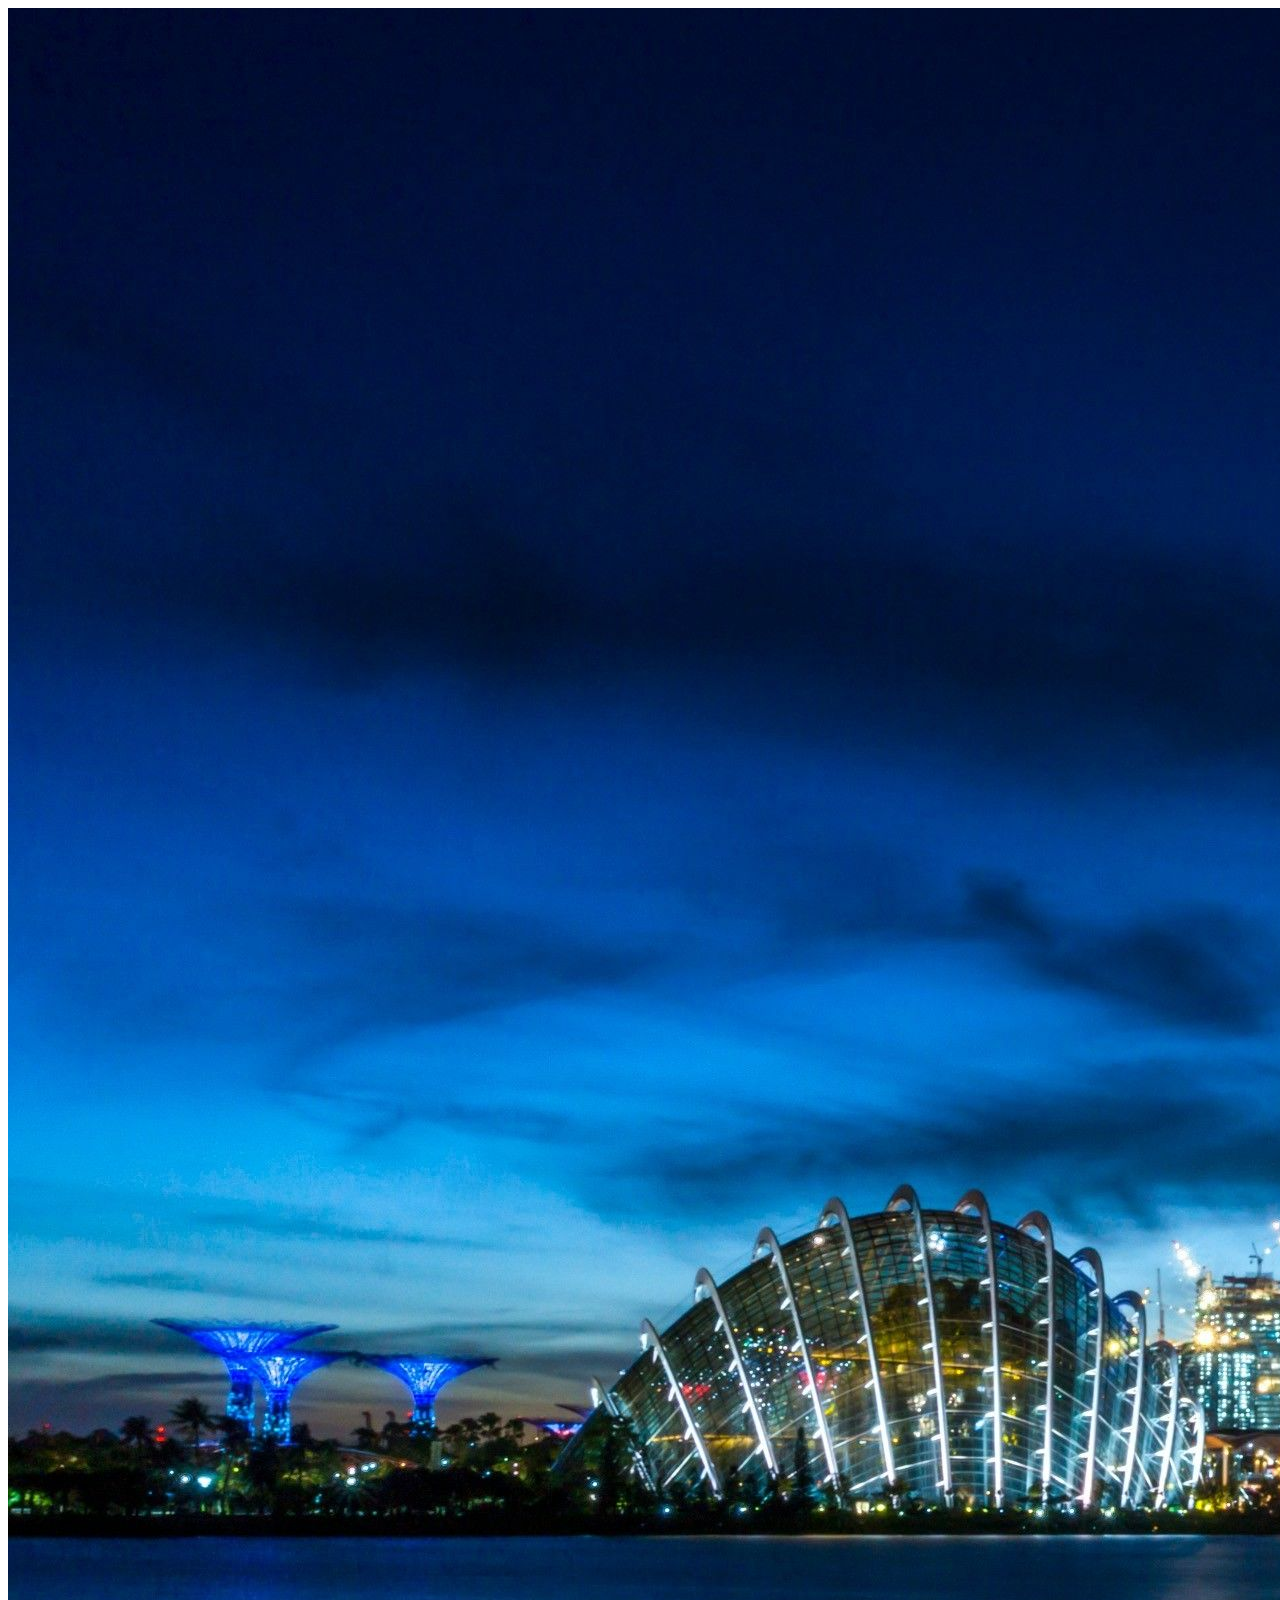
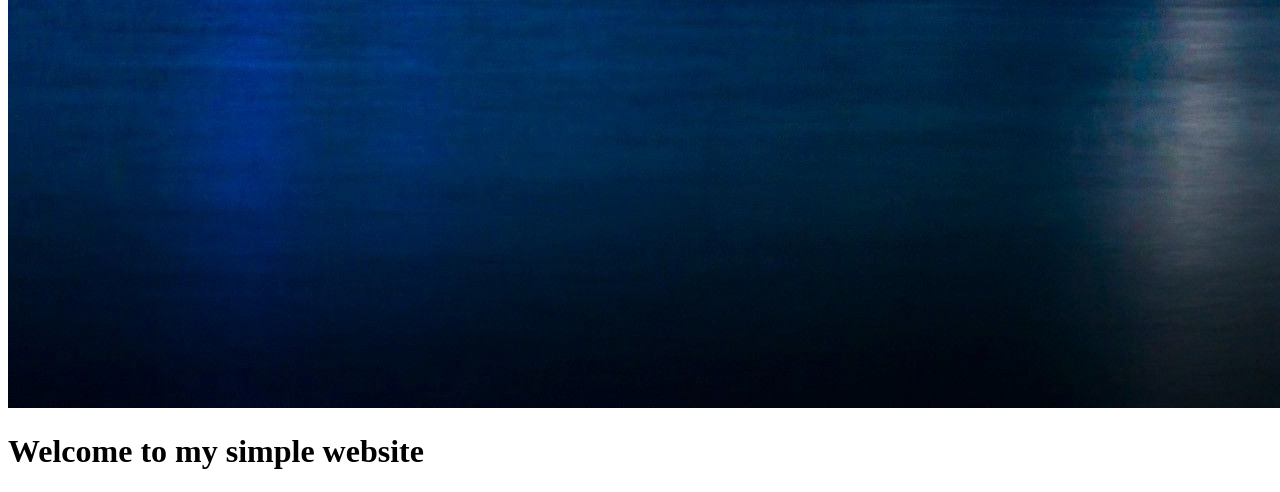
<file: docs/index.html>
<!DOCTYPE html>
<html lang="en">
<head>
  <meta charset="UTF-8">
  <title>My Simple Website</title>
</head>
<body>
<header>
  <img src="image.jpg" alt="Image">
</header>
<h1>Welcome to my simple website</h1>

</body>
</html>
</file>
